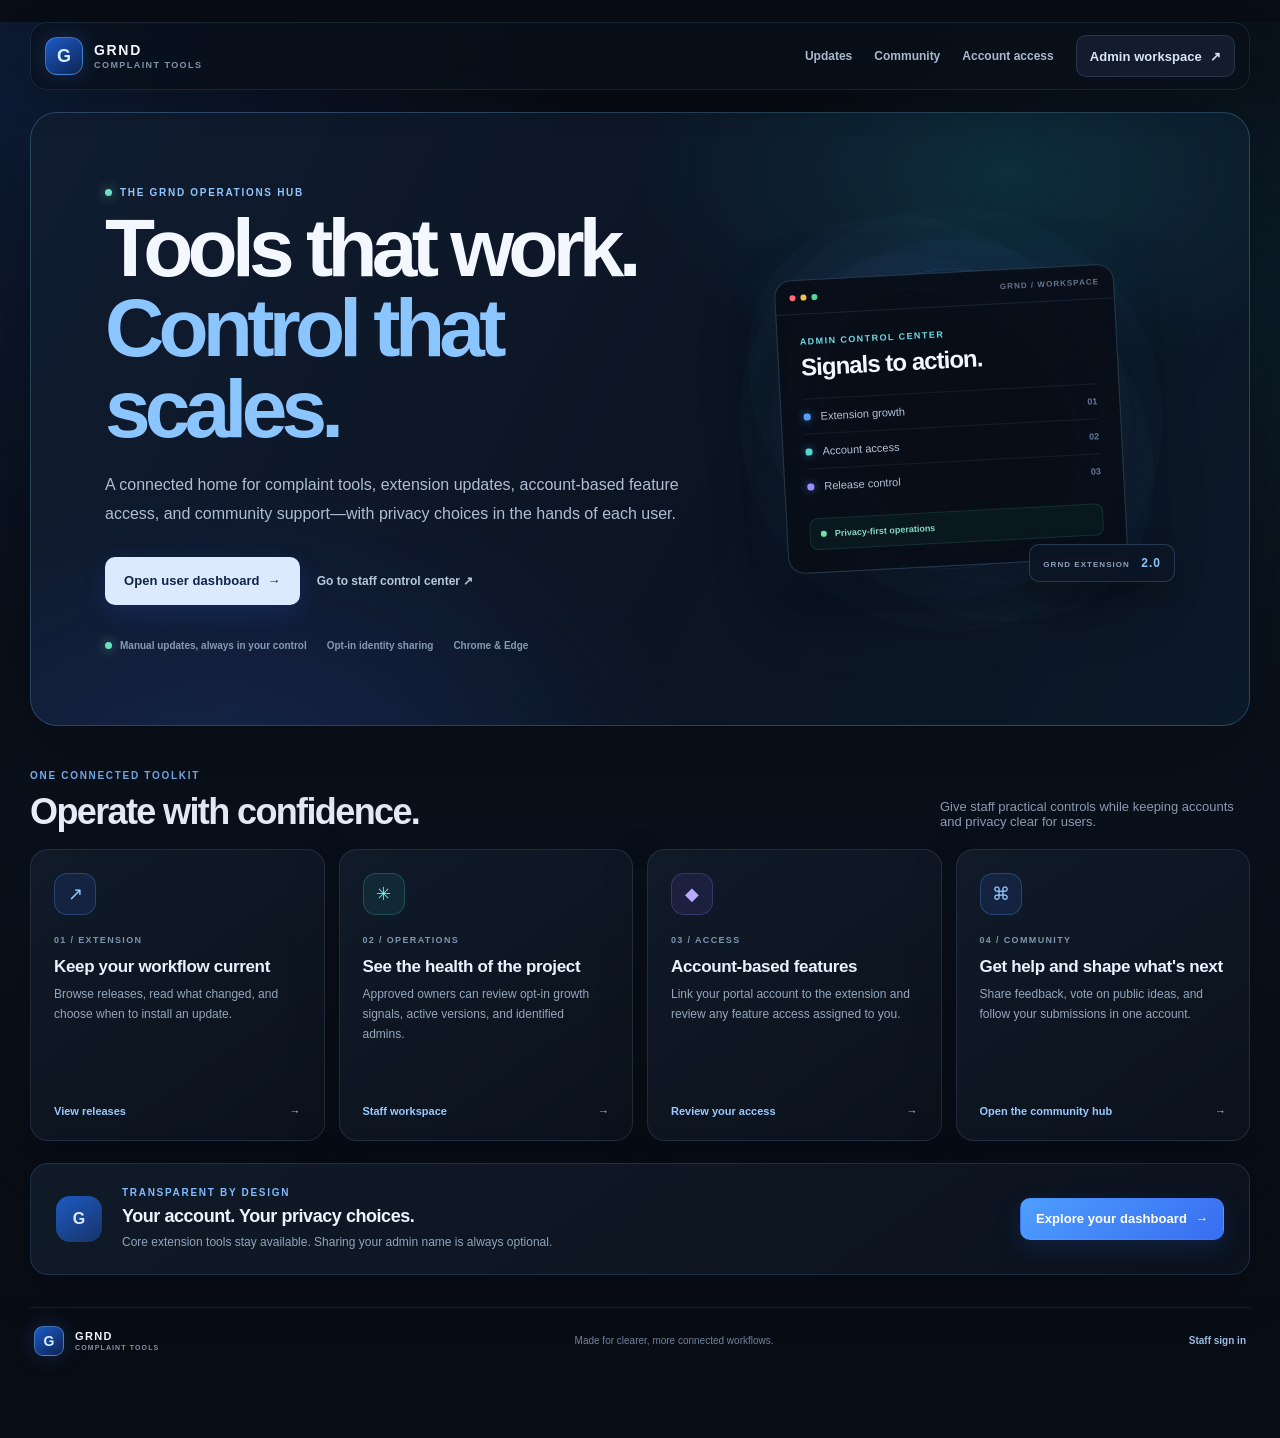
<file: index.html>
<!doctype html>
<html lang="en">
<head>
    <meta charset="utf-8">
    <meta name="viewport" content="width=device-width, initial-scale=1">
    <meta name="theme-color" content="#080c14">
    <meta name="description" content="GRND Complaint Tools: extension updates, community feedback, and staff publishing tools.">
    <title>GRND | Tools for the community</title>
    <link rel="stylesheet" href="./admin-portal/portal.css">
</head>
<body>
    <main class="page landing-page">
        <header class="site-nav">
            <a class="brand" href="./" aria-label="GRND Complaint Tools home">
                <span class="brand-mark">G</span>
                <span class="brand-copy"><strong>GRND</strong><small>COMPLAINT TOOLS</small></span>
            </a>
            <nav class="site-nav-links" aria-label="Main navigation">
                <a href="./user-portal/#updates">Updates</a>
                <a href="./user-portal/#feature-board">Community</a>
                <a href="./user-portal/#account-access">Account access</a>
                <a class="button secondary" href="./admin-portal/">Admin workspace <span aria-hidden="true">↗</span></a>
            </nav>
        </header>

        <section class="landing-hero">
            <div class="landing-copy">
                <p class="eyebrow"><span class="eyebrow-dot"></span> THE GRND OPERATIONS HUB</p>
                <h1>Tools that work.<br><span>Control that scales.</span></h1>
                <p class="landing-lede">A connected home for complaint tools, extension updates, account-based feature access, and community support—with privacy choices in the hands of each user.</p>
                <div class="landing-actions">
                    <a class="button" href="./user-portal/">Open user dashboard <span aria-hidden="true">→</span></a>
                    <a class="text-link" href="./admin-portal/">Go to staff control center <span aria-hidden="true">↗</span></a>
                </div>
                <div class="landing-trust-row">
                    <span><i class="status-dot"></i> Manual updates, always in your control</span>
                    <span>Opt-in identity sharing</span>
                    <span>Chrome &amp; Edge</span>
                </div>
            </div>
            <div class="landing-visual" aria-hidden="true">
                <div class="visual-orbit orbit-one"></div>
                <div class="visual-orbit orbit-two"></div>
                <div class="visual-window">
                    <div class="visual-window-top"><span></span><span></span><span></span><b>GRND / WORKSPACE</b></div>
                    <div class="visual-window-body">
                        <div class="visual-label">ADMIN CONTROL CENTER</div>
                        <div class="visual-title">Signals to action.</div>
                        <div class="visual-line"><i></i><span>Extension growth</span><b>01</b></div>
                        <div class="visual-line"><i></i><span>Account access</span><b>02</b></div>
                        <div class="visual-line"><i></i><span>Release control</span><b>03</b></div>
                        <div class="visual-pulse"><span></span> Privacy-first operations</div>
                    </div>
                </div>
                <div class="visual-chip">GRND EXTENSION <strong>2.0</strong></div>
            </div>
        </section>

        <section class="landing-section">
            <div class="section-heading">
                <div>
                    <p class="eyebrow">ONE CONNECTED TOOLKIT</p>
                    <h2>Operate with confidence.</h2>
                </div>
                <p>Give staff practical controls while keeping accounts and privacy clear for users.</p>
            </div>
            <div class="landing-grid" aria-label="Portal features">
                <a class="card landing-card" href="./user-portal/#updates">
                    <span class="feature-icon icon-blue" aria-hidden="true">↗</span>
                    <span class="landing-number">01 / EXTENSION</span>
                    <h3>Keep your workflow current</h3>
                    <p>Browse releases, read what changed, and choose when to install an update.</p>
                    <span class="feature-link">View releases <b>→</b></span>
                </a>
                <a class="card landing-card" href="./admin-portal/">
                    <span class="feature-icon icon-cyan" aria-hidden="true">✳</span>
                    <span class="landing-number">02 / OPERATIONS</span>
                    <h3>See the health of the project</h3>
                    <p>Approved owners can review opt-in growth signals, active versions, and identified admins.</p>
                    <span class="feature-link">Staff workspace <b>→</b></span>
                </a>
                <a class="card landing-card" href="./user-portal/#account-access">
                    <span class="feature-icon icon-violet" aria-hidden="true">◆</span>
                    <span class="landing-number">03 / ACCESS</span>
                    <h3>Account-based features</h3>
                    <p>Link your portal account to the extension and review any feature access assigned to you.</p>
                    <span class="feature-link">Review your access <b>→</b></span>
                </a>
                <a class="card landing-card" href="./user-portal/#help-center">
                    <span class="feature-icon icon-blue" aria-hidden="true">⌘</span>
                    <span class="landing-number">04 / COMMUNITY</span>
                    <h3>Get help and shape what's next</h3>
                    <p>Share feedback, vote on public ideas, and follow your submissions in one account.</p>
                    <span class="feature-link">Open the community hub <b>→</b></span>
                </a>
            </div>
        </section>

        <section class="landing-bottom card">
            <div class="landing-bottom-mark" aria-hidden="true">G</div>
            <div>
                <p class="eyebrow">TRANSPARENT BY DESIGN</p>
                <h2>Your account. Your privacy choices.</h2>
                <p>Core extension tools stay available. Sharing your admin name is always optional.</p>
            </div>
            <a class="button" href="./user-portal/">Explore your dashboard <span aria-hidden="true">→</span></a>
        </section>

        <footer class="site-footer">
            <a class="brand brand-small" href="./"><span class="brand-mark">G</span><span class="brand-copy"><strong>GRND</strong><small>COMPLAINT TOOLS</small></span></a>
            <span>Made for clearer, more connected workflows.</span>
            <a href="./admin-portal/">Staff sign in</a>
        </footer>
    </main>
</body>
</html>
</file>
<file: admin-portal/portal.css>
:root {
    color-scheme: dark;
    font-family: "Segoe UI", Arial, sans-serif;
    color: #e6edf9;
    background: #070d18;
    --surface: #0c1626;
    --surface-raised: #101d31;
    --border: #22334d;
    --muted: #9aacc4;
    --text: #e6edf9;
    --accent: #60a5fa;
    --accent-strong: #2563eb;
    --glow: rgba(37, 99, 235, .2);
}

* { box-sizing: border-box; }
html { min-height: 100%; scroll-behavior: smooth; }
body {
    min-height: 100vh;
    margin: 0;
    background:
        radial-gradient(ellipse at 10% 0%, rgba(37, 99, 235, .16), transparent 38rem),
        radial-gradient(ellipse at 95% 30%, rgba(14, 165, 233, .09), transparent 34rem),
        #070d18;
}
body::before {
    position: fixed;
    inset: 0;
    z-index: -1;
    background-image: linear-gradient(rgba(148, 163, 184, .025) 1px, transparent 1px), linear-gradient(90deg, rgba(148, 163, 184, .025) 1px, transparent 1px);
    background-size: 34px 34px;
    content: "";
    pointer-events: none;
}
a { color: #93c5fd; }
.page { width: min(1080px, calc(100% - 32px)); margin: 32px auto 64px; }
.page-header { display: flex; justify-content: space-between; align-items: center; gap: 20px; margin-bottom: 24px; }
.page-header h1 { margin: 4px 0; font-size: clamp(28px, 4vw, 36px); letter-spacing: -.035em; }
.page-header p { color: var(--muted); margin: 6px 0 0; }
.eyebrow { color: #60a5fa !important; font-size: 11px; font-weight: 800; letter-spacing: .16em; }
.card {
    margin: 16px 0;
    padding: 22px;
    background: linear-gradient(145deg, rgba(16, 29, 49, .96), rgba(11, 21, 37, .98));
    border: 1px solid var(--border);
    border-radius: 16px;
    box-shadow: 0 14px 40px rgba(0, 0, 0, .18);
}
.card h2 { margin: 0 0 14px; font-size: 19px; letter-spacing: -.015em; }
.card p { color: var(--muted); line-height: 1.6; }
.two-column { display: grid; grid-template-columns: repeat(2, minmax(0, 1fr)); gap: 16px; }
form { display: grid; gap: 14px; }
label { display: grid; gap: 7px; color: #c4d2e5; font-size: 13px; font-weight: 700; }
input, textarea, select {
    width: 100%;
    padding: 11px 12px;
    border: 1px solid #2a3c58;
    border-radius: 9px;
    color: var(--text);
    background: #081322;
    font: inherit;
    font-size: 14px;
}
input::placeholder, textarea::placeholder { color: #70829d; }
textarea { resize: vertical; }
input:focus, textarea:focus, select:focus, button:focus-visible, a:focus-visible, summary:focus-visible {
    outline: 2px solid #60a5fa;
    outline-offset: 2px;
    border-color: #3b82f6;
}
.button-row { display: flex; flex-wrap: wrap; gap: 8px; }
.button {
    display: inline-flex;
    align-items: center;
    justify-content: center;
    border: 1px solid transparent;
    border-radius: 9px;
    background: linear-gradient(135deg, #3b82f6, #2563eb);
    color: white;
    padding: 10px 15px;
    font-size: 13px;
    font-weight: 750;
    text-decoration: none;
    cursor: pointer;
    transition: transform .16s ease, box-shadow .16s ease, background .16s ease;
}
.button:hover { transform: translateY(-1px); box-shadow: 0 7px 20px var(--glow); background: linear-gradient(135deg, #60a5fa, #3b82f6); }
.button.secondary { background: #142239; border-color: #2a3c58; color: #d3e2f5; }
.button.secondary:hover { background: #1b2c47; }
.button.danger { background: #7f1d2d; border-color: #9f3444; }
.button.danger:hover { background: #a1263a; }
.hint { color: var(--muted); font-size: 12px; line-height: 1.55; }
.status { min-height: 0; color: #86efac; font-size: 13px; }
.status:not(:empty) { margin-bottom: 12px; padding: 11px 13px; border: 1px solid #14532d; border-radius: 9px; background: #092116; }
.status.error { color: #fda4af; border-color: #7f1d2d; background: #2b1019; }
.item-list { display: grid; gap: 10px; }
.item { padding: 15px; border: 1px solid #22344e; border-radius: 12px; background: rgba(8, 19, 34, .7); overflow-wrap: anywhere; }
.item h3 { margin: 0 0 7px; font-size: 15px; color: #f1f5fb; }
.item p { margin: 7px 0; white-space: pre-wrap; }
.item-meta { color: #91a4be; font-size: 12px; line-height: 1.5; }
.item-actions { display: flex; align-items: center; flex-wrap: wrap; gap: 8px; margin-top: 12px; }
.item-actions .button { padding: 8px 11px; }
.empty { color: var(--muted); font-size: 13px; }
.card-heading-row { display: flex; align-items: center; justify-content: space-between; gap: 16px; }
.card-heading-row h2 { margin: 0; }
.usage-grid { display: grid; grid-template-columns: repeat(3, minmax(0, 1fr)); gap: 12px; margin: 18px 0; }
.usage-stat { display: grid; gap: 8px; padding: 16px; border: 1px solid #253853; border-radius: 12px; background: #0a1627; }
.usage-stat span { color: var(--muted); font-size: 12px; font-weight: 700; }
.usage-stat strong { color: #60a5fa; font-size: 26px; }
.usage-version { display: flex; justify-content: space-between; gap: 12px; align-items: center; }
.support-card .button-row { flex-wrap: wrap; }
.landing-page { width: min(1160px, calc(100% - 32px)); margin-top: 42px; }
.landing-hero {
    position: relative;
    overflow: hidden;
    padding: clamp(32px, 7vw, 82px);
    border: 1px solid #294c7c;
    border-radius: 24px;
    color: white;
    background: radial-gradient(circle at 82% 18%, rgba(14, 165, 233, .48), transparent 29%), linear-gradient(135deg, #0b1c36, #122e5c 55%, #10234a);
    box-shadow: 0 22px 65px rgba(0, 0, 0, .34), 0 0 60px rgba(37, 99, 235, .12);
}
.landing-hero .eyebrow { color: #93c5fd !important; }
.landing-hero h1 { max-width: 780px; margin: 14px 0; font-size: clamp(36px, 6vw, 64px); line-height: 1.03; letter-spacing: -.05em; }
.landing-hero > p:not(.eyebrow) { max-width: 650px; color: #c5d8f3; font-size: 17px; line-height: 1.7; }
.landing-actions { display: flex; flex-wrap: wrap; gap: 10px; margin-top: 26px; }
.landing-actions .button { background: #dbeafe; color: #102449; padding: 12px 18px; }
.landing-actions .button:hover { background: white; }
.landing-actions .button.secondary { background: rgba(10, 25, 50, .5); color: #eaf3ff; border-color: rgba(191, 219, 254, .35); }
.landing-grid { display: grid; grid-template-columns: repeat(3, minmax(0, 1fr)); gap: 16px; margin: 22px 0; }
.landing-card { min-height: 190px; margin: 0; transition: transform .18s ease, border-color .18s ease; }
.landing-card:hover { transform: translateY(-3px); border-color: #3867a2; }
.landing-number { color: #60a5fa; font-size: 12px; font-weight: 800; letter-spacing: .14em; }
.landing-card h2 { margin: 15px 0 8px; }
.landing-card p { margin-bottom: 0; }
.landing-bottom { display: flex; align-items: center; justify-content: space-between; gap: 20px; }
.landing-bottom h2 { margin-bottom: 6px; }
.landing-bottom p { margin: 0; }
.user-header { align-items: flex-start; }
.user-header h1 { font-size: clamp(30px, 4vw, 38px); }
.user-header .button-row { flex-wrap: wrap; }
.back-link, .text-button, .user-footer a { color: #7db6ff; font-size: 12px; font-weight: 800; text-decoration: none; }
.back-link { letter-spacing: .12em; }
.back-link:hover, .user-footer a:hover, .text-button:hover { text-decoration: underline; }
.user-auth-card { max-width: 700px; margin-left: auto; margin-right: auto; }
.user-auth-card > div:first-child { margin-bottom: 20px; }
.user-auth-card h2 { font-size: 25px; }
.text-button { display: inline-block; margin-top: 14px; padding: 0; border: 0; background: none; cursor: pointer; }
.user-welcome { display: flex; justify-content: space-between; align-items: center; gap: 20px; }
.user-welcome h2 { margin: 6px 0; font-size: 22px; }
.user-welcome p { margin: 6px 0 0; }
.tab-nav { display: flex; flex-wrap: wrap; gap: 6px; }
.tab-button { border: 1px solid #2b3e5a; border-radius: 8px; background: #101d31; color: #b8c8dd; padding: 9px 13px; font: inherit; font-size: 13px; font-weight: 700; cursor: pointer; }
.tab-button.active { color: #fff; background: #2563eb; border-color: #3b82f6; }
.user-tab-panel { margin-top: 16px; }
.user-tab-panel .card { margin-top: 0; }
.account-email { color: #eef5ff !important; font-weight: 700; overflow-wrap: anywhere; }
.updates-card { margin-top: 22px; }
.updates-subheading { margin: 24px 0 12px; font-size: 17px; }
.update-controls, .feedback-filters { display: grid; grid-template-columns: minmax(0, 2fr) minmax(160px, 1fr); gap: 12px; margin: 18px 0; }
.feedback-filters { grid-template-columns: minmax(0, 2fr) repeat(2, minmax(150px, 1fr)); }
.updates-section[hidden] { display: none; }
.release-heading, .feedback-item-heading { display: flex; align-items: flex-start; justify-content: space-between; gap: 14px; }
.release-version { color: #60a5fa; font-size: 12px; font-weight: 800; }
.download-button { flex: 0 0 auto; }
.feedback-badge, .feedback-public-badge { border: 1px solid #334766; border-radius: 999px; background: #15243a; color: #c9d9ee; padding: 4px 9px; font-size: 11px; font-weight: 800; text-transform: capitalize; }
.feedback-badge.status-done, .feedback-badge.status-planned { background: #0e2b24; color: #86efac; border-color: #1b5944; }
.feedback-badge.status-declined { background: #34151e; color: #fda4af; border-color: #713040; }
.feedback-public-badge { flex: 0 0 auto; color: #93c5fd; border-color: #28578b; }
.feedback-heading { margin-bottom: 18px; }
.feedback-heading h2 { margin-bottom: 0; }
.feedback-total { color: #9db4d1; font-size: 12px; font-weight: 700; }
.feedback-status-label { width: min(220px, 100%); }
.feedback-history { margin-top: 12px; border-top: 1px solid #22344e; padding-top: 10px; }
.feedback-history summary { color: #a9c5e7; font-size: 12px; font-weight: 700; cursor: pointer; }
.feedback-timeline { display: grid; gap: 8px; margin: 10px 0 0; padding-left: 20px; color: #b9c9dd; font-size: 12px; }
.feedback-timeline li { padding-left: 3px; }
.feedback-timeline time { display: block; margin-top: 3px; color: #8195b0; font-size: 11px; }
.feature-board > p { max-width: 760px; }
.feature-request-item { display: flex; justify-content: space-between; align-items: center; gap: 16px; }
.feature-vote-actions { display: flex; align-items: center; gap: 10px; flex: 0 0 auto; }
.vote-count { color: #8fc1ff; font-size: 13px; font-weight: 800; white-space: nowrap; }
.checkbox-label { gap: 8px; }
.checkbox-label span { display: flex; gap: 9px; align-items: center; }
.checkbox-label input { width: auto; accent-color: #3b82f6; }
.checkbox-label small { color: var(--muted); font-weight: 400; line-height: 1.5; }
.help-center details { padding: 13px 0; border-top: 1px solid #23344c; }
.help-center summary { color: #dbeafe; font-weight: 700; cursor: pointer; }
.help-center details p, .help-center details li { color: var(--muted); line-height: 1.7; }
.help-center ol { padding-left: 22px; }
.help-center code { border: 1px solid #2b3c55; border-radius: 5px; background: #071322; color: #93c5fd; padding: 2px 5px; }
.user-footer { display: flex; justify-content: space-between; gap: 16px; padding: 12px 4px; }
[hidden] { display: none !important; }

@media (max-width: 720px) {
    .page { margin-top: 20px; }
    .page-header { align-items: flex-start; flex-direction: column; }
    .user-header, .user-welcome, .landing-bottom { align-items: stretch; flex-direction: column; }
    .two-column { grid-template-columns: 1fr; gap: 0; }
    .usage-grid { grid-template-columns: 1fr; }
    .landing-grid { grid-template-columns: 1fr; }
    .card-heading-row { align-items: flex-start; flex-direction: column; }
    .update-controls, .feedback-filters { grid-template-columns: 1fr; }
    .feature-request-item { align-items: flex-start; flex-direction: column; }
    .feature-vote-actions { width: 100%; justify-content: space-between; }
    .release-heading { flex-direction: column; }
    .download-button { width: 100%; }
}

@media (prefers-reduced-motion: reduce) {
    *, *::before, *::after { scroll-behavior: auto !important; transition-duration: .01ms !important; }
}

/* Unified portal refresh */
:root {
    font-family: Inter, "Segoe UI", Arial, sans-serif;
    color: #eef4ff;
    background: #080c14;
    --surface: #0e1520;
    --surface-raised: #121d2b;
    --border: rgba(149, 176, 214, .15);
    --muted: #9aaac0;
    --text: #eef4ff;
    --accent: #61a8ff;
    --accent-strong: #3478f6;
    --glow: rgba(56, 130, 246, .28);
    --cyan: #66e4ee;
}

body {
    background:
        radial-gradient(ellipse at 2% 5%, rgba(35, 91, 190, .19), transparent 34rem),
        radial-gradient(ellipse at 98% 20%, rgba(27, 159, 183, .10), transparent 31rem),
        linear-gradient(180deg, #080c14 0%, #0a111c 55%, #080c14 100%);
}

body::before {
    opacity: .48;
    background-size: 46px 46px;
}

a { color: #9ecaff; }
.page { width: min(1200px, calc(100% - 44px)); margin: 24px auto 64px; }
.site-nav {
    position: relative;
    z-index: 2;
    display: flex;
    align-items: center;
    justify-content: space-between;
    gap: 20px;
    min-height: 68px;
    margin-bottom: 30px;
    padding: 10px 14px;
    border: 1px solid rgba(148, 176, 216, .12);
    border-radius: 17px;
    background: rgba(10, 16, 26, .78);
    box-shadow: 0 12px 35px rgba(0, 0, 0, .18);
    backdrop-filter: blur(16px);
}
.brand { display: inline-flex; align-items: center; gap: 11px; color: #f2f7ff; text-decoration: none; }
.brand-mark {
    display: grid;
    width: 38px;
    height: 38px;
    place-items: center;
    border: 1px solid rgba(119, 191, 255, .46);
    border-radius: 12px;
    background: linear-gradient(145deg, #1d5bc6, #123477 70%, #10244b);
    color: #d7efff;
    font-size: 18px;
    font-weight: 900;
    box-shadow: 0 0 22px rgba(59, 130, 246, .24);
}
.brand-copy { display: grid; gap: 2px; }
.brand-copy strong { font-size: 14px; letter-spacing: .12em; }
.brand-copy small { color: #8092aa; font-size: 9px; font-weight: 800; letter-spacing: .16em; }
.site-nav-links { display: flex; align-items: center; justify-content: flex-end; gap: 22px; }
.site-nav-links > a:not(.button) { color: #aab9ce; font-size: 12px; font-weight: 700; text-decoration: none; transition: color .18s ease; }
.site-nav-links > a:not(.button):hover { color: #fff; }
.site-nav-links .button { padding: 9px 13px; }
.eyebrow { display: flex; align-items: center; gap: 8px; margin: 0 0 10px; color: #80baff !important; font-size: 10px; letter-spacing: .17em; }
.eyebrow-dot, .status-dot { display: inline-block; width: 7px; height: 7px; flex: 0 0 auto; border-radius: 50%; background: #6de0c1; box-shadow: 0 0 12px rgba(109, 224, 193, .7); }
.button {
    min-height: 42px;
    gap: 8px;
    border-radius: 10px;
    background: linear-gradient(135deg, #4e9eff, #386df0);
    box-shadow: 0 8px 24px rgba(37, 99, 235, .18);
    letter-spacing: .005em;
}
.button:hover { box-shadow: 0 10px 26px rgba(59, 130, 246, .32); }
.button.secondary { background: rgba(20, 32, 49, .85); border-color: rgba(144, 174, 215, .18); color: #d7e5f7; box-shadow: none; }
.button.secondary:hover { border-color: rgba(117, 177, 255, .45); background: #17263a; }
.button.danger { background: #632838; border-color: #884050; box-shadow: none; }
.button.danger:hover { background: #7d3043; }
.card {
    position: relative;
    margin: 18px 0;
    padding: clamp(20px, 3vw, 29px);
    overflow: hidden;
    border: 1px solid var(--border);
    border-radius: 18px;
    background: linear-gradient(145deg, rgba(17, 27, 41, .96), rgba(11, 18, 29, .98));
    box-shadow: 0 18px 50px rgba(0, 0, 0, .2);
}
.card h2 { margin: 0 0 12px; font-size: 20px; letter-spacing: -.025em; }
.card p { line-height: 1.68; }
.two-column { gap: 18px; }
input, textarea, select {
    border-color: rgba(145, 171, 207, .2);
    border-radius: 10px;
    background: #090f19;
    transition: border-color .16s ease, box-shadow .16s ease;
}
input:focus, textarea:focus, select:focus { box-shadow: 0 0 0 4px rgba(59, 130, 246, .12); }
.status:not(:empty) { border-radius: 12px; background: rgba(14, 53, 38, .72); }
.status.error { background: rgba(69, 22, 34, .78); }
.item {
    padding: 18px;
    border-color: rgba(137, 165, 203, .15);
    border-radius: 14px;
    background: linear-gradient(145deg, rgba(10, 18, 29, .95), rgba(12, 21, 33, .85));
    transition: transform .18s ease, border-color .18s ease, background .18s ease;
}
.item:hover { transform: translateY(-2px); border-color: rgba(96, 165, 250, .4); background: #101c2a; }
.item h3 { font-size: 16px; }
.item-meta { color: #8295ae; }
.item-actions .button { min-height: 36px; }
.usage-stat { border-color: var(--border); background: rgba(8, 15, 25, .75); }
.usage-stat strong { color: #76c4ff; }
.hint { color: #97a8be; }

.portal-hero {
    position: relative;
    display: grid;
    grid-template-columns: minmax(0, 1fr) minmax(240px, .42fr);
    align-items: center;
    gap: clamp(24px, 5vw, 64px);
    min-height: 250px;
    margin: 0 0 22px;
    padding: clamp(28px, 5vw, 56px);
    overflow: hidden;
    border: 1px solid rgba(108, 161, 237, .23);
    border-radius: 24px;
    background:
        radial-gradient(circle at 78% 12%, rgba(33, 155, 199, .17), transparent 19rem),
        linear-gradient(112deg, rgba(16, 31, 53, .98), rgba(11, 20, 34, .97) 64%, rgba(13, 30, 47, .98));
    box-shadow: 0 28px 80px rgba(0, 0, 0, .28), inset 0 1px rgba(255,255,255,.025);
}
.portal-hero::after {
    position: absolute;
    right: -80px;
    bottom: -180px;
    width: 360px;
    height: 360px;
    border: 1px solid rgba(103, 175, 255, .12);
    border-radius: 50%;
    box-shadow: 0 0 0 32px rgba(103, 175, 255, .025), 0 0 0 68px rgba(103, 175, 255, .02);
    content: "";
    pointer-events: none;
}
.portal-hero > * { position: relative; z-index: 1; }
.portal-hero h1 { margin: 0; color: #f4f8ff; font-size: clamp(34px, 5vw, 55px); line-height: 1.04; letter-spacing: -.055em; }
.portal-hero h1 span { color: #8bc6ff; }
.portal-hero > div:first-child > p:not(.eyebrow) { max-width: 650px; margin: 16px 0 0; color: #aabbd0; font-size: 15px; line-height: 1.75; }
.hero-tags { display: flex; flex-wrap: wrap; gap: 8px; margin-top: 21px; }
.hero-tags span { padding: 7px 10px; border: 1px solid rgba(145, 177, 218, .16); border-radius: 999px; background: rgba(8, 16, 27, .45); color: #bdcce0; font-size: 10px; font-weight: 700; }
.hero-aside {
    display: grid;
    gap: 10px;
    justify-items: start;
    padding: 21px;
    border: 1px solid rgba(138, 179, 230, .17);
    border-radius: 16px;
    background: rgba(7, 14, 24, .52);
    box-shadow: inset 0 1px rgba(255,255,255,.035);
}
.hero-aside-icon { display: grid; width: 38px; height: 38px; place-items: center; border-radius: 12px; background: rgba(58, 126, 234, .2); color: #92c8ff; font-size: 19px; }
.hero-aside strong { color: #e9f2ff; font-size: 14px; }
.hero-aside p { margin: 0; color: #8fa2ba; font-size: 12px; line-height: 1.65; }
.staff-portal-hero { min-height: 215px; grid-template-columns: minmax(0,1fr) minmax(220px,.38fr); }
.staff-portal-hero h1 { font-size: clamp(32px, 4.5vw, 48px); }
.staff-hero-aside { max-width: 290px; }
.staff-welcome { display: flex; align-items: center; justify-content: space-between; gap: 20px; }
.staff-welcome h2 { margin: 0; overflow-wrap: anywhere; }
.staff-welcome p:not(.eyebrow) { margin-bottom: 0; }
.staff-welcome-icon { display: grid; width: 54px; height: 54px; flex: 0 0 auto; place-items: center; border: 1px solid rgba(102, 171, 255, .25); border-radius: 16px; background: rgba(51, 112, 218, .17); color: #86c3ff; font-size: 25px; }
.workspace-nav { display: flex; flex-wrap: wrap; gap: 8px; margin: 14px 0; padding: 7px; border: 1px solid var(--border); border-radius: 13px; background: rgba(9, 15, 24, .78); }
.workspace-nav a { padding: 9px 12px; border-radius: 9px; color: #a9bad0; font-size: 12px; font-weight: 700; text-decoration: none; }
.workspace-nav a:hover { background: rgba(62, 121, 218, .16); color: #d7eaff; }
.staff-overview-note { margin: 14px 0; padding: 16px 20px; border-left: 3px solid #559eff; }
.staff-overview-note p { margin: 0; }
.publishing-tools .card { margin: 0; }
.publishing-tools .eyebrow { margin-bottom: 8px; }
.publishing-tools form { margin-top: 18px; }

.landing-page { width: min(1220px, calc(100% - 44px)); margin-top: 22px; }
.landing-page .site-nav { margin-bottom: 22px; }
.landing-hero {
    position: relative;
    display: grid;
    grid-template-columns: minmax(0, 1.08fr) minmax(300px, .82fr);
    align-items: center;
    gap: 34px;
    min-height: 500px;
    padding: clamp(34px, 6vw, 74px);
    overflow: hidden;
    border: 1px solid rgba(109, 166, 242, .24);
    border-radius: 27px;
    background:
        radial-gradient(ellipse at 80% 10%, rgba(24, 174, 194, .16), transparent 23rem),
        radial-gradient(ellipse at 18% 110%, rgba(57, 91, 218, .19), transparent 28rem),
        linear-gradient(118deg, #101c30, #0b1422 58%, #0c1928);
    box-shadow: 0 35px 100px rgba(0, 0, 0, .32);
}
.landing-copy { position: relative; z-index: 1; }
.landing-copy h1 { margin: 0; color: #f3f7ff; font-size: clamp(48px, 7vw, 82px); line-height: .98; letter-spacing: -.07em; }
.landing-copy h1 span { color: #8bc5ff; }
.landing-lede { max-width: 600px; margin: 22px 0 0; color: #afbed2; font-size: 16px; line-height: 1.8; }
.landing-actions { display: flex; flex-wrap: wrap; align-items: center; gap: 17px; margin-top: 28px; }
.landing-actions .button { min-height: 48px; padding: 12px 18px; }
.text-link { color: #b7c8dd; font-size: 12px; font-weight: 700; text-decoration: none; }
.text-link:hover { color: #fff; }
.landing-trust-row { display: flex; flex-wrap: wrap; gap: 20px; margin-top: 35px; color: #869ab4; font-size: 10px; font-weight: 700; }
.landing-trust-row span { display: inline-flex; align-items: center; gap: 8px; }
.landing-visual { position: relative; display: grid; min-height: 350px; place-items: center; }
.visual-orbit { position: absolute; width: 300px; height: 300px; border: 1px solid rgba(104, 173, 255, .14); border-radius: 50%; box-shadow: 0 0 0 30px rgba(104, 173, 255, .025), 0 0 0 62px rgba(104, 173, 255, .018); }
.orbit-two { width: 220px; height: 220px; border-color: rgba(97, 226, 232, .17); transform: rotate(45deg) scaleX(1.34); }
.visual-window { position: relative; z-index: 1; width: min(100%, 340px); overflow: hidden; border: 1px solid rgba(145, 184, 231, .23); border-radius: 17px; background: rgba(8, 14, 24, .91); box-shadow: 0 28px 70px rgba(0, 0, 0, .48), 0 0 50px rgba(44, 113, 226, .12); transform: rotate(-3deg); }
.visual-window-top { display: flex; align-items: center; gap: 5px; padding: 12px 14px; border-bottom: 1px solid rgba(145, 184, 231, .13); color: #63758d; }
.visual-window-top > span { width: 6px; height: 6px; border-radius: 50%; background: #42536a; }
.visual-window-top > span:first-child { background: #ff6b73; }
.visual-window-top > span:nth-child(2) { background: #f6be52; }
.visual-window-top > span:nth-child(3) { background: #51d69b; }
.visual-window-top b { margin-left: auto; font-size: 8px; letter-spacing: .13em; }
.visual-window-body { padding: 22px; }
.visual-label { color: #6ddbe4; font-size: 9px; font-weight: 800; letter-spacing: .16em; }
.visual-title { margin: 7px 0 17px; color: #f1f6ff; font-size: 24px; font-weight: 800; letter-spacing: -.04em; }
.visual-line { display: flex; align-items: center; gap: 10px; padding: 11px 0; border-top: 1px solid rgba(143, 171, 207, .1); color: #b3c2d6; font-size: 11px; }
.visual-line i { width: 7px; height: 7px; border-radius: 3px; background: #559eff; box-shadow: 0 0 9px rgba(85,158,255,.55); }
.visual-line:nth-of-type(4) i { background: #53d9cc; }
.visual-line:nth-of-type(5) i { background: #9a8bff; }
.visual-line b { margin-left: auto; color: #647a96; font-size: 9px; }
.visual-pulse { display: flex; align-items: center; gap: 8px; margin-top: 15px; padding: 10px; border: 1px solid rgba(89, 205, 181, .14); border-radius: 8px; background: rgba(22, 93, 79, .12); color: #85d8c1; font-size: 9px; font-weight: 700; }
.visual-pulse span { width: 6px; height: 6px; border-radius: 50%; background: #6de0b0; }
.visual-chip { position: absolute; right: 0; bottom: 12px; z-index: 2; padding: 11px 13px; border: 1px solid rgba(124, 174, 236, .24); border-radius: 10px; background: rgba(12, 22, 37, .9); color: #8da1bb; font-size: 8px; font-weight: 800; letter-spacing: .13em; box-shadow: 0 14px 30px rgba(0,0,0,.24); }
.visual-chip strong { margin-left: 8px; color: #8bc5ff; font-size: 12px; }
.landing-section { padding-top: 44px; }
.section-heading { display: flex; align-items: end; justify-content: space-between; gap: 20px; margin-bottom: 16px; }
.section-heading h2 { margin: 0; font-size: clamp(25px, 3.8vw, 36px); letter-spacing: -.045em; }
.section-heading > p { max-width: 310px; margin: 0 0 4px; color: #90a2ba; font-size: 13px; }
.landing-grid { grid-template-columns: repeat(3, minmax(0, 1fr)); gap: 14px; margin: 0; }
.landing-card {
    display: flex;
    min-height: 276px;
    flex-direction: column;
    align-items: flex-start;
    margin: 0;
    padding: 23px;
    color: inherit;
    text-decoration: none;
    transition: transform .2s ease, border-color .2s ease, box-shadow .2s ease;
}
.landing-card:hover { transform: translateY(-5px); border-color: rgba(93, 159, 255, .46); box-shadow: 0 20px 50px rgba(0,0,0,.3), 0 0 25px rgba(37,99,235,.08); }
.feature-icon { display: grid; width: 42px; height: 42px; place-items: center; margin-bottom: 20px; border: 1px solid rgba(100, 167, 255, .25); border-radius: 13px; background: rgba(50, 105, 207, .15); color: #95c7ff; font-size: 18px; }
.icon-cyan { border-color: rgba(80, 212, 215, .22); background: rgba(36, 154, 164, .12); color: #80e3e3; }
.icon-violet { border-color: rgba(160, 139, 255, .22); background: rgba(117, 89, 224, .13); color: #b7aaff; }
.landing-number { color: #7f94af; font-size: 9px; letter-spacing: .15em; }
.landing-card h3 { margin: 12px 0 7px; color: #eaf2ff; font-size: 17px; letter-spacing: -.02em; }
.landing-card p { margin: 0; color: #94a6bd; font-size: 12px; line-height: 1.7; }
.feature-link { display: flex; justify-content: space-between; width: 100%; margin-top: auto; padding-top: 20px; color: #9bc9ff; font-size: 11px; font-weight: 800; }
.landing-bottom { display: flex; align-items: center; gap: 20px; margin-top: 22px; padding: 21px 25px; border-color: rgba(103, 159, 231, .18); }
.landing-bottom-mark { display: grid; width: 46px; height: 46px; flex: 0 0 auto; place-items: center; border-radius: 14px; background: linear-gradient(145deg, #1e5ac2, #17336a); color: #d9ecff; font-weight: 900; }
.landing-bottom h2 { margin: 0; font-size: 18px; }
.landing-bottom p:not(.eyebrow) { margin: 5px 0 0; color: #91a4bc; font-size: 12px; }
.landing-bottom .eyebrow { margin-bottom: 5px; }
.landing-bottom .button { margin-left: auto; }
.site-footer { display: flex; align-items: center; justify-content: space-between; gap: 18px; margin-top: 32px; padding: 18px 4px; border-top: 1px solid rgba(145, 171, 207, .12); color: #70829a; font-size: 10px; }
.site-footer > a:last-child { color: #9cbce2; font-weight: 700; text-decoration: none; }
.brand-small .brand-mark { width: 30px; height: 30px; border-radius: 9px; font-size: 14px; }
.brand-small .brand-copy strong { font-size: 11px; }
.brand-small .brand-copy small { font-size: 7px; }

.user-portal-hero { grid-template-columns: minmax(0, 1fr) minmax(220px, .34fr); min-height: 235px; }
.user-portal-hero h1 { font-size: clamp(32px, 4.7vw, 50px); }
.user-auth-card { display: grid; grid-template-columns: minmax(0, .85fr) minmax(0, 1fr); align-items: center; gap: clamp(22px, 4vw, 44px); max-width: 950px; margin: 18px auto 24px; padding: clamp(21px, 4vw, 34px); }
.auth-copy h2 { margin: 0; font-size: 27px; letter-spacing: -.04em; }
.auth-copy > p:not(.eyebrow) { color: #98a9bf; font-size: 13px; line-height: 1.7; }
.auth-promise { display: flex; align-items: flex-start; gap: 10px; margin-top: 18px; color: #90a6c0; font-size: 11px; line-height: 1.6; }
.auth-promise-icon { display: grid; width: 20px; height: 20px; flex: 0 0 auto; place-items: center; border-radius: 50%; background: rgba(52, 179, 138, .14); color: #71d7af; font-weight: 900; }
.auth-form-panel { padding: 18px; border: 1px solid rgba(137, 167, 207, .13); border-radius: 14px; background: rgba(7, 13, 22, .45); }
.auth-form-panel .button-row { gap: 9px; }
.user-welcome { border-color: rgba(102, 164, 237, .23); background: linear-gradient(115deg, rgba(17, 34, 57, .98), rgba(12, 22, 36, .96)); }
.user-welcome h2 { font-size: 23px; }
.tab-nav { padding: 5px; border: 1px solid rgba(144, 174, 215, .14); border-radius: 12px; background: rgba(7, 14, 23, .6); }
.tab-button { min-height: 37px; border-color: transparent; background: transparent; }
.tab-button:hover { color: #fff; }
.tab-button.active { border-radius: 8px; background: linear-gradient(135deg, #3c88f5, #315fe1); box-shadow: 0 5px 17px rgba(37,99,235,.22); }
.updates-card, .feature-board, .help-center { scroll-margin-top: 20px; }
.updates-card { margin-top: 28px; }
.updates-card > .card-heading-row, .feedback-heading { margin-bottom: 20px; }
.updates-subheading { padding-top: 8px; }
.feature-board { border-color: rgba(84, 191, 205, .18); }
.feature-board .eyebrow { color: #72d6d9 !important; }
.feedback-badge, .feedback-public-badge { border-color: rgba(145, 174, 213, .19); background: #17253a; color: #d0e0f5; }
.feedback-history { border-color: rgba(145, 174, 213, .15); }
.help-center details { border-color: rgba(145, 174, 213, .13); }
.help-center summary { padding: 3px 0; }
.user-footer { margin-top: 28px; }

#auth-view, #request-view, #feedback-submit-card { max-width: 780px; margin-left: auto; margin-right: auto; }
#auth-view { padding: 29px; }
#auth-view h2 { margin-bottom: 8px; }
#portal-view > .card:first-child { margin-top: 0; }
#usage-card h3 { margin-top: 22px; }
#feedback-card { scroll-margin-top: 18px; }
.support-card { border-color: rgba(102, 164, 237, .18); }

@media (max-width: 900px) {
    .landing-hero { grid-template-columns: minmax(0, 1fr) minmax(250px, .8fr); gap: 18px; }
    .landing-copy h1 { font-size: clamp(44px, 7vw, 64px); }
    .portal-hero { grid-template-columns: minmax(0, 1fr) minmax(210px, .48fr); }
}

@media (max-width: 720px) {
    .page, .landing-page { width: min(100% - 28px, 620px); margin-top: 14px; }
    .site-nav { align-items: flex-start; flex-direction: column; gap: 12px; margin-bottom: 18px; padding: 12px; }
    .site-nav-links { width: 100%; justify-content: flex-start; flex-wrap: wrap; gap: 7px 15px; }
    .site-nav-links > a:not(.button) { padding: 6px 0; }
    .site-nav-links .button { min-height: 36px; padding: 7px 10px; }
    .portal-hero, .staff-portal-hero, .user-portal-hero { grid-template-columns: 1fr; gap: 20px; min-height: auto; padding: 28px 23px; }
    .hero-aside { max-width: 440px; }
    .landing-hero { grid-template-columns: 1fr; min-height: auto; padding: 35px 24px 23px; }
    .landing-copy h1 { font-size: clamp(48px, 12vw, 70px); }
    .landing-visual { min-height: 300px; margin-top: 4px; }
    .visual-window { width: min(88%, 340px); }
    .visual-chip { right: 2%; }
    .landing-grid { grid-template-columns: 1fr; }
    .landing-card { min-height: 230px; }
    .landing-bottom { align-items: flex-start; flex-wrap: wrap; }
    .landing-bottom .button { width: 100%; margin: 2px 0 0; }
    .section-heading { align-items: flex-start; flex-direction: column; gap: 8px; }
    .user-auth-card { grid-template-columns: 1fr; gap: 16px; }
    .auth-form-panel { padding: 15px; }
    .user-welcome { align-items: flex-start; flex-direction: column; }
    .tab-nav { width: 100%; }
    .tab-button { flex: 1; }
    .feature-request-item { align-items: flex-start; flex-direction: column; }
    .feature-vote-actions { width: 100%; justify-content: space-between; }
    .release-heading { flex-direction: column; }
    .download-button { width: 100%; }
    .site-footer { align-items: flex-start; flex-direction: column; gap: 12px; }
}

@media (max-width: 420px) {
    .landing-trust-row { flex-direction: column; gap: 10px; }
    .landing-actions { align-items: flex-start; flex-direction: column; gap: 15px; }
    .landing-actions .button { width: 100%; }
    .workspace-nav { gap: 4px; }
    .workspace-nav a { padding: 8px; font-size: 10px; }
    .feedback-filters, .update-controls { grid-template-columns: 1fr; }
    .usage-grid { grid-template-columns: 1fr; }
}

.workspace-nav {
    position: sticky;
    top: 10px;
    z-index: 4;
    align-items: center;
    background: rgba(8, 14, 23, .94);
    box-shadow: 0 12px 30px rgba(0, 0, 0, .22);
    backdrop-filter: blur(16px);
}
.workspace-nav a { transition: background .16s ease, color .16s ease; }
#usage-card, #entitlements-card, #publishing-tools, #announcements-history, #release-history, #feedback-card {
    scroll-margin-top: 82px;
}
.admin-section-heading { display: flex; align-items: center; justify-content: space-between; gap: 12px; margin: 24px 0 10px; }
.admin-section-heading h3 { margin: 0 0 5px; }
.admin-section-heading p { margin: 0; }
.identified-admin-item, .account-feature-item { display: flex; align-items: center; justify-content: space-between; gap: 16px; }
.identified-admin-item h3, .account-feature-item h3 { margin: 0 0 6px; }
.account-id {
    display: block;
    max-width: 100%;
    margin-top: 7px;
    overflow-wrap: anywhere;
    color: #92bfff;
    font-size: 11px;
}
.entitlement-form {
    display: grid;
    grid-template-columns: minmax(0, 1fr) minmax(0, 1fr);
    align-items: end;
    gap: 14px;
    margin: 20px 0 8px;
    padding: 18px;
    border: 1px solid rgba(137, 165, 203, .15);
    border-radius: 14px;
    background: rgba(8, 15, 25, .6);
}
.entitlement-form .checkbox-label { align-self: center; }
.entitlement-form .checkbox-label span { align-items: center; }
.entitlement-form > button { justify-self: start; }
.entitlement-feature-list { display: grid; gap: 8px; margin-top: 12px; }
.entitlement-feature {
    display: flex;
    align-items: center;
    justify-content: space-between;
    gap: 12px;
    padding-top: 9px;
    border-top: 1px solid rgba(145, 171, 207, .1);
}
.entitlement-feature > span { display: flex; align-items: center; flex-wrap: wrap; gap: 10px; }
.entitlement-feature code { color: #b7d9ff; font-size: 12px; }
.entitlement-state {
    display: inline-flex;
    align-items: center;
    padding: 5px 9px;
    border: 1px solid #35445a;
    border-radius: 999px;
    color: #aab8ca;
    background: #172131;
    font-size: 10px;
    font-weight: 800;
}
.entitlement-state.is-enabled { color: #8be1b8; border-color: rgba(63, 180, 125, .32); background: rgba(14, 70, 47, .35); }
.entitlement-state.is-disabled { color: #ffb0b9; border-color: rgba(222, 90, 110, .3); background: rgba(90, 28, 42, .35); }
.audit-item { display: grid; grid-template-columns: minmax(120px, .7fr) minmax(130px, .8fr) minmax(180px, 1.4fr) minmax(140px, .8fr); align-items: center; gap: 12px; }
.audit-item .account-id { margin: 0; }
.landing-grid { grid-template-columns: repeat(4, minmax(0, 1fr)); }
.landing-card { min-height: 292px; }
.landing-hero { border-color: rgba(108, 183, 226, .28); }
.staff-portal-hero h1 span { color: #85d9d3; }
.user-access-card { scroll-margin-top: 20px; border-color: rgba(84, 191, 205, .2); }
.user-access-card > .hint.error { color: #fda4af; }
.user-access-card .access-plan { padding: 7px 10px; border: 1px solid rgba(115, 186, 233, .24); border-radius: 999px; color: #9dceff; background: rgba(35, 83, 142, .16); font-size: 10px; font-weight: 800; text-transform: uppercase; letter-spacing: .08em; }
.user-access-card .card-heading-row h2 { margin-top: 4px; }
.growth-chart {
    display: flex;
    align-items: flex-end;
    gap: 5px;
    min-height: 150px;
    margin: 12px 0 20px;
    padding: 12px 10px 0;
    overflow-x: auto;
    border-bottom: 1px solid rgba(145, 171, 207, .18);
    border-radius: 10px 10px 0 0;
    background: linear-gradient(180deg, rgba(38, 89, 150, .06), transparent);
}
.growth-column { display: flex; min-width: 13px; height: 128px; flex: 1 0 13px; flex-direction: column; justify-content: flex-end; align-items: center; gap: 5px; }
.growth-column > span { width: min(100%, 22px); min-height: 3px; border-radius: 5px 5px 0 0; background: linear-gradient(180deg, #72dfd1, #3e86f6); }
.growth-column small { padding-bottom: 7px; color: #8ca0ba; font-size: 9px; }

@media (max-width: 960px) {
    .landing-grid { grid-template-columns: repeat(2, minmax(0, 1fr)); }
    .audit-item { grid-template-columns: minmax(120px, 1fr) minmax(130px, 1fr); }
}
@media (max-width: 720px) {
    .workspace-nav { position: static; }
    .entitlement-form { grid-template-columns: 1fr; }
    .identified-admin-item, .account-feature-item { align-items: flex-start; flex-direction: column; }
    .landing-grid { grid-template-columns: 1fr; }
    .landing-card { min-height: 230px; }
    .audit-item { grid-template-columns: 1fr; gap: 6px; }
}
</file>
